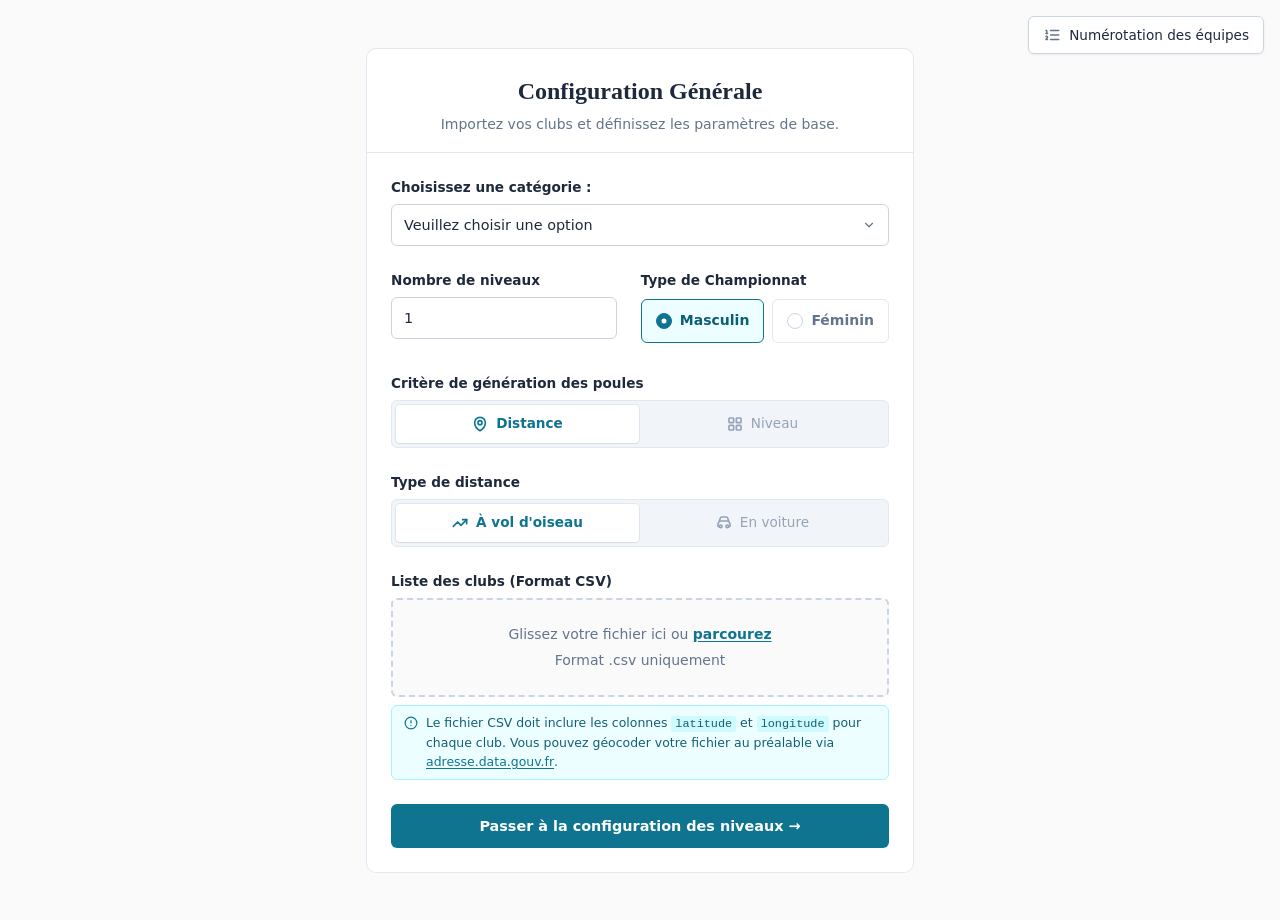
<file: poule.html>
<!doctype html>
<html lang="fr">
  <head>
    <meta charset="UTF-8" />
    <meta name="viewport" content="width=device-width, initial-scale=1.0" />
    <title>Configuration du Championnat</title>
    <link rel="stylesheet" href="style.css" />
  </head>

  <body>
    <div class="toast-container" id="toast-container"></div>
    <!-- Modale erreur -->
    <div class="modal-overlay" id="modal-erreur" style="display: none">
      <div class="modal">
        <div class="modal-icon modal-icon--error">
          <svg
            width="28"
            height="28"
            viewBox="0 0 24 24"
            fill="none"
            stroke="currentColor"
            stroke-width="2"
            stroke-linecap="round"
            stroke-linejoin="round"
          >
            <circle cx="12" cy="12" r="10" />
            <line x1="12" y1="8" x2="12" y2="12" />
            <line x1="12" y1="16" x2="12.01" y2="16" />
          </svg>
        </div>
        <h3 class="modal-title" id="modal-erreur-titre">Erreur</h3>
        <p class="modal-message" id="modal-erreur-message"></p>
        <div class="modal-actions">
          <button
            class="modal-btn modal-btn--confirm-error"
            id="modal-erreur-btn"
          >
            J'ai compris
          </button>
        </div>
      </div>
    </div>

    <!-- ── Bouton flottant : numérotation des équipes ── -->
    <button type="button" class="btn-floating" id="btn-numerotation">
      <svg
        width="18"
        height="18"
        viewBox="0 0 24 24"
        fill="none"
        stroke="currentColor"
        stroke-width="2"
        stroke-linecap="round"
        stroke-linejoin="round"
      >
        <line x1="10" y1="6" x2="21" y2="6" />
        <line x1="10" y1="12" x2="21" y2="12" />
        <line x1="10" y1="18" x2="21" y2="18" />
        <path d="M4 6h1v4" />
        <path d="M4 10h2" />
        <path d="M6 18H4c0-1 2-2 2-3s-1-1.5-2-1" />
      </svg>
      <span>Numérotation des équipes</span>
    </button>

    <div class="container">
      <div class="card">
        <header class="card-header">
          <h1>Configuration Générale</h1>
          <p>Importez vos clubs et définissez les paramètres de base.</p>
        </header>

        <form id="form-config">
          <div class="form-group">
            <label for="cat-select">Choisissez une catégorie&nbsp;:</label>
            <select name="category" id="cat-select">
              <option value="">Veuillez choisir une option</option>
              <option value="senior">Seniors</option>
              <option value="U21">U21</option>
              <option value="U18">U18</option>
              <option value="U15">U15</option>
              <option value="U13">U13</option>
              <option value="U11">U11</option>
              <option value="U9">U9</option>
            </select>
          </div>

          <div class="form-row">
            <div class="form-group">
              <label for="nb_niveaux">Nombre de niveaux</label>
              <input
                type="number"
                id="nb_niveaux"
                name="nb_niveaux"
                min="1"
                max="5"
                value="1"
                required
              />
            </div>

            <div class="form-group">
              <label>Type de Championnat</label>
              <div class="radio-group">
                <label class="radio-label">
                  <input type="radio" name="genre" value="masculin" checked />
                  <span>Masculin</span>
                </label>
                <label class="radio-label">
                  <input type="radio" name="genre" value="feminin" />
                  <span>Féminin</span>
                </label>
              </div>
            </div>
          </div>

          <div class="form-group">
            <label>Critère de génération des poules</label>
            <div class="toggle-container">
              <input
                type="radio"
                name="generation-choice"
                id="gen-distance"
                class="toggle-input"
                required
                checked
              />
              <label for="gen-distance" class="toggle-label">
                <svg
                  width="16"
                  height="16"
                  viewBox="0 0 24 24"
                  fill="none"
                  stroke="currentColor"
                  stroke-width="2.5"
                  stroke-linecap="round"
                  stroke-linejoin="round"
                >
                  <path
                    d="M12 22s-8-4.5-8-11.8A8 8 0 0 1 12 2a8 8 0 0 1 8 8.2c0 7.3-8 11.8-8 11.8z"
                  />
                  <circle cx="12" cy="10" r="3" />
                </svg>
                Distance
              </label>
              <input
                type="radio"
                name="generation-choice"
                id="gen-level"
                class="toggle-input"
              />
              <label for="gen-level" class="toggle-label">
                <svg
                  width="16"
                  height="16"
                  viewBox="0 0 24 24"
                  fill="none"
                  stroke="currentColor"
                  stroke-width="2.5"
                  stroke-linecap="round"
                  stroke-linejoin="round"
                >
                  <rect x="3" y="3" width="7" height="7" rx="1" />
                  <rect x="14" y="3" width="7" height="7" rx="1" />
                  <rect x="14" y="14" width="7" height="7" rx="1" />
                  <rect x="3" y="14" width="7" height="7" rx="1" />
                </svg>
                Niveau
              </label>
            </div>
          </div>

          <!-- Type de distance -->
          <div class="form-group" id="distance-type-group">
            <label>Type de distance</label>
            <div class="toggle-container">
              <input
                type="radio"
                name="distance-type"
                id="dist-vol-oiseau"
                class="toggle-input"
                value="vol_oiseau"
                checked
              />
              <label for="dist-vol-oiseau" class="toggle-label">
                <svg
                  width="16"
                  height="16"
                  viewBox="0 0 24 24"
                  fill="none"
                  stroke="currentColor"
                  stroke-width="2.5"
                  stroke-linecap="round"
                  stroke-linejoin="round"
                >
                  <path d="M16 7h6v6" />
                  <path d="M22 7 13.5 15.5 8.5 10.5 2 17" />
                </svg>
                À vol d'oiseau
              </label>
              <input
                type="radio"
                name="distance-type"
                id="dist-voiture"
                class="toggle-input"
                value="voiture"
              />
              <label for="dist-voiture" class="toggle-label">
                <svg
                  width="16"
                  height="16"
                  viewBox="0 0 24 24"
                  fill="none"
                  stroke="currentColor"
                  stroke-width="2.5"
                  stroke-linecap="round"
                  stroke-linejoin="round"
                >
                  <path
                    d="M19 17h2v-3.34a4 4 0 0 0-1.17-2.83l-1.24-1.24A2 2 0 0 0 17.17 9H6.83a2 2 0 0 0-1.42.59L4.17 10.83A4 4 0 0 0 3 13.66V17h2"
                  />
                  <circle cx="7" cy="17" r="2" />
                  <circle cx="17" cy="17" r="2" />
                  <path
                    d="M5 9l1.5-4.5A2 2 0 0 1 8.4 3h7.2a2 2 0 0 1 1.9 1.5L19 9"
                  />
                </svg>
                En voiture
              </label>
            </div>

            <div
              class="file-notice file-notice-warning"
              id="warning-voiture"
              style="display: none"
            >
              <svg
                width="14"
                height="14"
                viewBox="0 0 24 24"
                fill="none"
                stroke="currentColor"
                stroke-width="2"
                stroke-linecap="round"
                stroke-linejoin="round"
              >
                <path
                  d="M10.29 3.86 1.82 18a2 2 0 0 0 1.71 3h16.94a2 2 0 0 0 1.71-3L13.71 3.86a2 2 0 0 0-3.42 0z"
                />
                <line x1="12" y1="9" x2="12" y2="13" />
                <line x1="12" y1="17" x2="12.01" y2="17" />
              </svg>
              <span>
                <strong>Calcul long :</strong> les distances routières sont
                obtenues via l'API IGN avec une limite de 5 requêtes/seconde.
                Comptez environ
                <strong>30 secondes par tranche de 10 clubs</strong>
                dans un même niveau. Le calcul est effectué au moment de la
                génération des poules de chaque niveau.
              </span>
            </div>
          </div>

          <div class="form-group">
            <label>Liste des clubs (Format CSV)</label>
            <div class="drop-zone" id="drop-zone">
              <input
                type="file"
                id="file_csv"
                name="file_csv"
                accept=".csv"
                class="file-input"
              />
              <div class="drop-zone-content">
                <p id="file-label">
                  Glissez votre fichier ici ou <strong>parcourez</strong>
                </p>
                <p id="file-limit" class="file-limit">Format .csv uniquement</p>
              </div>
            </div>

            <div class="file-notice">
              <svg
                width="14"
                height="14"
                viewBox="0 0 24 24"
                fill="none"
                stroke="currentColor"
                stroke-width="2"
                stroke-linecap="round"
                stroke-linejoin="round"
              >
                <circle cx="12" cy="12" r="10" />
                <line x1="12" y1="8" x2="12" y2="12" />
                <line x1="12" y1="16" x2="12.01" y2="16" />
              </svg>
              <span>
                Le fichier CSV doit inclure les colonnes
                <code>latitude</code> et <code>longitude</code> pour chaque
                club. Vous pouvez géocoder votre fichier au préalable via
                <a
                  href="https://adresse.data.gouv.fr/csv"
                  target="_blank"
                  rel="noopener"
                  >adresse.data.gouv.fr</a
                >.
              </span>
            </div>
          </div>

          <div
            id="loader"
            style="
              display: none;
              flex-direction: column;
              align-items: center;
              justify-content: center;
              gap: 20px;
              padding: 3rem;
            "
          >
            <div class="spinner"></div>
            <p class="loader-label">
              Récupération des coordonnées des clubs<span class="dots"
                ><span>.</span><span>.</span><span>.</span></span
              >
            </p>
          </div>

          <button type="submit" class="btn-primary">
            Passer à la configuration des niveaux →
          </button>
        </form>
      </div>
    </div>

    <!-- ── Modale de confirmation numérotation ── -->
    <div class="modal-overlay" id="modal-numerotation" style="display: none">
      <div class="modal">
        <div class="modal-icon modal-icon--info">
          <svg
            width="28"
            height="28"
            viewBox="0 0 24 24"
            fill="none"
            stroke="currentColor"
            stroke-width="2"
            stroke-linecap="round"
            stroke-linejoin="round"
          >
            <circle cx="12" cy="12" r="10" />
            <line x1="12" y1="16" x2="12" y2="12" />
            <line x1="12" y1="8" x2="12.01" y2="8" />
          </svg>
        </div>
        <h3 class="modal-title">Numérotation des équipes</h3>
        <p class="modal-message">
          Vous allez accéder à la page de configuration de la numérotation des
          équipes.<br />
          Les paramètres saisis sur cette page
          <strong>ne seront pas conservés</strong>.<br />
          Voulez-vous continuer&nbsp;?
        </p>
        <div class="modal-actions">
          <button class="modal-btn modal-btn--cancel" id="modal-num-annuler">
            Annuler
          </button>
          <button class="modal-btn modal-btn--confirm" id="modal-num-confirmer">
            Oui, continuer
          </button>
        </div>
      </div>
    </div>

    <script type="module" src="config.js"></script>

    <script>
      // Warning voiture
      (function () {
        const warningVoiture = document.getElementById("warning-voiture");
        const radioVoiture = document.getElementById("dist-voiture");
        const radioVolOiseau = document.getElementById("dist-vol-oiseau");

        function majWarningVoiture() {
          warningVoiture.style.display = radioVoiture.checked ? "flex" : "none";
        }

        radioVoiture.addEventListener("change", majWarningVoiture);
        radioVolOiseau.addEventListener("change", majWarningVoiture);
        majWarningVoiture();
      })();

      // Modale numérotation
      (function () {
        const modal = document.getElementById("modal-numerotation");
        const btnOuvrir = document.getElementById("btn-numerotation");
        const btnAnnuler = document.getElementById("modal-num-annuler");
        const btnConfirmer = document.getElementById("modal-num-confirmer");

        btnOuvrir.addEventListener("click", () => {
          modal.style.display = "flex";
        });
        btnAnnuler.addEventListener("click", () => {
          modal.style.display = "none";
        });
        btnConfirmer.addEventListener("click", () => {
          window.location.href = "numerotation.html";
        });
        modal.addEventListener("click", (e) => {
          if (e.target === modal) modal.style.display = "none";
        });
        // Touche Échap pour fermer
        document.addEventListener("keydown", (e) => {
          if (e.key === "Escape" && modal.style.display === "flex") {
            modal.style.display = "none";
          }
        });
      })();
    </script>
  </body>
</html>
</file>
<file: style.css>
/* ============================================
   THEME TOKENS
   ============================================ */
:root {
  --clr-primary:    #0e7490;
  --clr-primary-h:  #0c5e75;
  --clr-primary-bg: #ecfeff;
  --clr-primary-50: #ecfeff;
  --clr-primary-200:#a5f3fc;
  --clr-primary-300:#67e8f9;
  --clr-primary-400:#22d3ee;
  --clr-primary-500:#06b6d4;
  --clr-primary-600:#0891b2;
  --clr-primary-700:#0e7490;

  --clr-text:       #1e293b;
  --clr-text-soft:  #64748b;
  --clr-text-mute:  #94a3b8;

  --clr-bg:         #fafafa;
  --clr-surface:    #ffffff;
  --clr-border:     #e2e8f0;
  --clr-border-h:   #cbd5e1;

  --clr-surface-0:   #ffffff;
  --clr-surface-50:  #f8fafc;
  --clr-surface-100: #f1f5f9;
  --clr-surface-200: #e2e8f0;
  --clr-surface-300: #cbd5e1;
  --clr-surface-400: #94a3b8;
  --clr-surface-500: #64748b;
  --clr-surface-600: #475569;
  --clr-surface-800: #1e293b;
  --clr-surface-900: #0f172a;

  --ff-display: Georgia, 'Times New Roman', serif;
  --ff-body:    -apple-system, BlinkMacSystemFont, 'Segoe UI', system-ui, sans-serif;

  --space-xs: 4px;
  --space-sm: 8px;
  --space-md: 16px;
  --space-lg: 24px;
  --space-xl: 32px;
  --space-2xl: 48px;

  --radius:    6px;
  --radius-sm: 4px;
  --radius-md: 8px;
  --radius-lg: 10px;
  --radius-xl: 12px;

  --ease-out: cubic-bezier(0.22, 1, 0.36, 1);
  --dur: 0.15s;
}

/* ============================================
   RESET & BASE
   ============================================ */
*, *::before, *::after {
  box-sizing: border-box;
  margin: 0;
  padding: 0;
}

body {
  font-family: var(--ff-body);
  color: var(--clr-text);
  background: var(--clr-bg);
  min-height: 100vh;
  display: flex;
  justify-content: center;
  align-items: flex-start;
  padding: var(--space-xl) 0;
  line-height: 1.55;
  -webkit-font-smoothing: antialiased;
}

/* ============================================
   LAYOUT
   ============================================ */
.container {
  width: 100%;
  max-width: 580px;
  padding: var(--space-md);
}

/* ============================================
   CARD
   ============================================ */
.card {
  background: var(--clr-surface);
  border: 1px solid var(--clr-border);
  border-radius: var(--radius-lg);
}

.card-header {
  padding: var(--space-lg) var(--space-lg) var(--space-md);
  border-bottom: 1px solid var(--clr-border);
}

.card-header h1 {
  font-family: var(--ff-display);
  font-size: 1.5rem;
  font-weight: 700;
  color: var(--clr-text);
  margin: 0;
  text-align: center;
}

.card-header p {
  color: var(--clr-text-soft);
  font-size: 0.875rem;
  margin-top: 4px;
  text-align: center;
}

/* ============================================
   FORM
   ============================================ */
#form-config {
  padding: var(--space-lg);
}

.form-group {
  margin-bottom: var(--space-lg);
}

.form-row {
  display: grid;
  grid-template-columns: 1fr 1fr;
  gap: var(--space-lg);
}

label {
  display: block;
  font-size: 0.85rem;
  font-weight: 600;
  color: var(--clr-text);
  margin-bottom: 6px;
}

/* ============================================
   INPUTS & SELECT
   Bordure visible au repos, focus avec ring
   ============================================ */
input[type="text"],
input[type="number"],
select {
  width: 100%;
  height: 42px;
  padding: 0 12px;
  font-family: inherit;
  font-size: 0.9rem;
  color: var(--clr-text);
  background: var(--clr-surface);
  border: 1px solid var(--clr-border-h);
  border-radius: var(--radius);
  transition: border-color var(--dur), box-shadow var(--dur);
}

input:hover, select:hover {
  border-color: var(--clr-text-mute);
}

input:focus, select:focus {
  outline: none;
  border-color: var(--clr-primary);
  box-shadow: 0 0 0 3px rgba(14, 116, 144, 0.12);
}

select {
  appearance: none;
  -webkit-appearance: none;
  -moz-appearance: none;
  padding-right: 36px;
  cursor: pointer;
  background-image: url("data:image/svg+xml,%3Csvg xmlns='http://www.w3.org/2000/svg' width='14' height='14' fill='none' viewBox='0 0 24 24' stroke='%2364748b' stroke-width='2' stroke-linecap='round' stroke-linejoin='round'%3E%3Cpath d='m6 9 6 6 6-6'/%3E%3C/svg%3E");
  background-repeat: no-repeat;
  background-position: right 12px center;
}

input[type="number"] {
  -moz-appearance: textfield;
}

/* ============================================
   RADIOS PILL (Masculin / Féminin, etc.)
   Sélection nettement visible
   ============================================ */
.radio-group {
  display: flex;
  gap: var(--space-sm);
  padding-top: 2px;
}

.radio-label {
  display: flex;
  align-items: center;
  justify-content: center;
  gap: 8px;
  cursor: pointer;
  padding: 10px 14px;
  background: var(--clr-surface);
  border: 1px solid var(--clr-border);
  border-radius: var(--radius);
  font-size: 0.875rem;
  color: var(--clr-text-soft);
  flex: 1;
  transition: border-color var(--dur), background var(--dur), color var(--dur);
}

.radio-label:hover {
  border-color: var(--clr-border-h);
  background: var(--clr-bg);
  color: var(--clr-text);
}

.radio-label:has(input:checked) {
  border-color: var(--clr-primary);
  background: var(--clr-primary-bg);
  color: var(--clr-primary-h);
  font-weight: 600;
}

.radio-label input[type="radio"] {
  -webkit-appearance: none;
  appearance: none;
  width: 16px;
  height: 16px;
  border: 1.5px solid var(--clr-border-h);
  border-radius: 50%;
  position: relative;
  cursor: pointer;
  flex-shrink: 0;
  transition: border-color var(--dur), background var(--dur);
}

.radio-label input[type="radio"]:checked {
  border-color: var(--clr-primary);
  background: var(--clr-primary);
}

.radio-label input[type="radio"]:checked::after {
  content: '';
  position: absolute;
  top: 50%; left: 50%;
  width: 5px; height: 5px;
  background: #fff;
  border-radius: 50%;
  transform: translate(-50%, -50%);
}

/* ============================================
   TOGGLE (Distance / Niveau, vol oiseau / voiture)
   Contraste actif / inactif marqué
   ============================================ */
.toggle-container {
  display: flex;
  background: #f1f5f9;
  padding: 4px;
  border: 1px solid var(--clr-border);
  border-radius: var(--radius);
  margin-top: 6px;
  gap: 2px;
}

.toggle-input {
  position: absolute;
  opacity: 0;
  width: 0;
  height: 0;
}

.toggle-label {
  flex: 1;
  height: 38px;
  display: flex;
  align-items: center;
  justify-content: center;
  gap: 8px;
  font-family: var(--ff-body);
  font-size: 0.85rem;
  font-weight: 500;
  color: var(--clr-text-mute);
  border-radius: 4px;
  cursor: pointer;
  user-select: none;
  transition: color var(--dur), background var(--dur);
  margin-bottom: 0;
}

.toggle-label:hover {
  color: var(--clr-text);
  background: rgba(255, 255, 255, 0.6);
}

.toggle-input:checked + .toggle-label {
  background: var(--clr-surface);
  color: var(--clr-primary);
  font-weight: 600;
  box-shadow:
    0 1px 2px rgba(0, 0, 0, 0.06),
    0 0 0 1px var(--clr-border);
}

.toggle-input:focus-visible + .toggle-label {
  outline: 2px solid var(--clr-primary);
  outline-offset: 2px;
}

/* ============================================
   DROP ZONE
   Pointillé épaissi, hover marqué
   ============================================ */
.drop-zone {
  position: relative;
  border: 2px dashed var(--clr-border-h);
  border-radius: var(--radius);
  padding: var(--space-lg);
  text-align: center;
  background: var(--clr-bg);
  cursor: pointer;
  transition: border-color var(--dur), background var(--dur);
}

.drop-zone:hover,
.drop-zone.dragover {
  border-color: var(--clr-primary);
  background: var(--clr-primary-bg);
}

.file-input {
  position: absolute;
  inset: 0;
  width: 100%;
  height: 100%;
  opacity: 0;
  cursor: pointer;
}

.drop-zone-content {
  pointer-events: none;
}

.drop-zone p {
  font-size: 0.875rem;
  color: var(--clr-text-soft);
}

.drop-zone p strong {
  color: var(--clr-primary);
  font-weight: 600;
  text-decoration: underline;
  text-underline-offset: 2px;
}

.file-limit {
  font-size: 0.78rem;
  color: var(--clr-text-mute);
  margin-top: 4px;
}

/* ============================================
   BOUTON PRIMAIRE
   ============================================ */
.btn-primary {
  width: 100%;
  height: 44px;
  display: flex;
  align-items: center;
  justify-content: center;
  gap: 8px;
  background: var(--clr-primary);
  color: #fff;
  font-family: inherit;
  font-size: 0.9rem;
  font-weight: 600;
  border: none;
  border-radius: var(--radius);
  cursor: pointer;
  transition: background var(--dur);
}

.btn-primary:hover {
  background: var(--clr-primary-h);
}

/* ============================================
   FILE NOTICE
   ============================================ */
.file-notice {
  display: flex;
  align-items: flex-start;
  gap: 8px;
  margin-top: 8px;
  padding: 8px 12px;
  background: var(--clr-primary-bg);
  border: 1px solid var(--clr-primary-200);
  border-radius: var(--radius);
  font-size: 0.78rem;
  color: #155e75;
  line-height: 1.5;
}

.file-notice svg {
  flex-shrink: 0;
  margin-top: 2px;
  color: var(--clr-primary);
}

.file-notice code {
  font-family: ui-monospace, 'SF Mono', Menlo, monospace;
  background: #cffafe;
  padding: 1px 4px;
  border-radius: 3px;
  font-size: 0.74rem;
}

.file-notice a {
  color: var(--clr-primary);
  font-weight: 500;
  text-decoration: underline;
  text-underline-offset: 2px;
}

.file-notice a:hover {
  color: var(--clr-primary-h);
}

.file-notice-warning {
  background: #fef3c7;
  border-color: #fde68a;
  color: #78350f;
}

.file-notice-warning svg {
  color: #b45309;
}

.file-notice-warning strong {
  color: #7c2d12;
}

/* ============================================
   LOADER
   ============================================ */
.spinner {
  width: 36px;
  height: 36px;
  border: 2.5px solid #e5e5e5;
  border-top-color: var(--clr-primary);
  border-radius: 50%;
  animation: spin 0.75s linear infinite;
}

@keyframes spin {
  to { transform: rotate(360deg); }
}

.loader-label {
  font-size: 0.875rem;
  color: var(--clr-text-soft);
}

.dots span {
  animation: blink 1.2s infinite;
  opacity: 0;
}

.dots span:nth-child(2) { animation-delay: 0.2s; }
.dots span:nth-child(3) { animation-delay: 0.4s; }

@keyframes blink {
  0%, 80%, 100% { opacity: 0; }
  40%           { opacity: 1; }
}

/* ============================================
   BOUTON FLOTTANT (numérotation)
   ============================================ */
.btn-floating {
  position: fixed;
  top: 16px;
  right: 16px;
  display: inline-flex;
  align-items: center;
  gap: 8px;
  padding: 9px 14px;
  background: var(--clr-surface);
  color: var(--clr-text);
  border: 1px solid var(--clr-border-h);
  border-radius: var(--radius);
  font-size: 0.85rem;
  font-weight: 500;
  cursor: pointer;
  box-shadow: 0 1px 3px rgba(0, 0, 0, 0.06);
  transition: border-color var(--dur), background var(--dur), color var(--dur);
  z-index: 100;
  font-family: inherit;
}

.btn-floating:hover {
  border-color: var(--clr-primary);
  background: var(--clr-primary-bg);
  color: var(--clr-primary-h);
}

.btn-floating svg {
  color: var(--clr-text-soft);
  transition: color var(--dur);
}

.btn-floating:hover svg {
  color: var(--clr-primary);
}

@media (max-width: 600px) {
  .btn-floating span {
    display: none;
  }
  .btn-floating {
    padding: 9px;
    border-radius: 50%;
  }
}

/* ============================================
   MODALES
   ============================================ */
.modal-overlay {
  position: fixed;
  inset: 0;
  background: rgba(15, 23, 42, 0.5);
  z-index: 1000;
  display: none;
  align-items: center;
  justify-content: center;
  padding: 16px;
}

.modal {
  background: var(--clr-surface);
  border: 1px solid var(--clr-border);
  border-radius: var(--radius-lg);
  padding: 24px;
  width: min(420px, 100%);
  align-items: center;
  text-align: center;
}

.modal-icon {
margin-left: auto;
  margin-right: auto;
  width: 40px;
  height: 40px;
  border-radius: 50%;
  display: flex;
  align-items: center;
  justify-content: center;
  margin-bottom: 12px;
  background: var(--clr-primary-bg);
  color: var(--clr-primary);
}

.modal-icon--info  { background: var(--clr-primary-bg); color: var(--clr-primary); }
.modal-icon--warn  { background: #fef3c7;               color: #b45309; }
.modal-icon--error { background: #fee2e2;               color: #dc2626; }

.modal-title {
  font-size: 1rem;
  font-weight: 600;
  color: var(--clr-text);
  margin: 0 0 6px;
}

.modal-message {
  font-size: 0.875rem;
  color: var(--clr-text-soft);
  line-height: 1.5;
  margin: 0 0 20px;
}

.modal-actions {
  display: flex;
  gap: 8px;
  justify-content: flex-end;
}

.modal-btn {
  padding: 8px 16px;
  border-radius: var(--radius);
  font-size: 0.85rem;
  font-weight: 500;
  cursor: pointer;
  border: 1px solid transparent;
  font-family: inherit;
  transition: background var(--dur), border-color var(--dur);
}

.modal-btn--cancel {
  background: transparent;
  color: var(--clr-text-soft);
  border-color: var(--clr-border);
}

.modal-btn--cancel:hover {
  background: var(--clr-bg);
  border-color: var(--clr-border-h);
}

.modal-btn--confirm {
  background: var(--clr-primary);
  color: #fff;
}

.modal-btn--confirm:hover {
  background: var(--clr-primary-h);
}

.modal-btn--confirm-error {
  background: #dc2626;
  color: #fff;
}

.modal-btn--confirm-error:hover {
  background: #b91c1c;
}

/* ── Modale ── */
.modal-overlay {
    position: fixed; inset: 0; z-index: 9998;
    background: rgba(15,29,20,.45);
    backdrop-filter: blur(3px);
    display: flex; align-items: center; justify-content: center;
    animation: fadeIn .2s ease forwards;
}
.modal {
    background: var(--clr-surface-0);
    border-radius: var(--radius-lg);
    box-shadow: 0 8px 40px rgba(15,29,20,.18);
    padding: var(--space-xl);
    max-width: 420px; width: 90%;
    display: flex; flex-direction: column; align-items: center; gap: var(--space-md);
    animation: slideUp .25s ease forwards;
    align-items: center;
}
.modal-icon {
    width: 56px; height: 56px; border-radius: 50%;
    display: flex; align-items: center; justify-content: center;
}
.modal-icon--error { background: #fef2f2; color: #dc2626; border: 2px solid #fecaca; }
.modal-title { font-family: var(--ff-display); font-size: 1.1rem; font-weight: 700; color: var(--clr-surface-900); text-align: center; }
.modal-message { font-size: .875rem; color: var(--clr-surface-500); text-align: center; line-height: 1.6; }
.modal-actions { display: flex; gap: var(--space-sm); width: 100%; margin-top: var(--space-sm); }
.modal-btn { flex: 1; height: 44px; border-radius: var(--radius-md); font-family: var(--ff-body); font-size: .875rem; font-weight: 600; cursor: pointer; border: none; }
.modal-btn--confirm-error { background: linear-gradient(135deg, #dc2626, #ef4444); color: #fff; }


/* ============================================
   TOAST
   ============================================ */
.toast-container {
  position: fixed;
  top: var(--space-lg);
  right: var(--space-lg);
  z-index: 9999;
  display: flex;
  flex-direction: column;
  gap: var(--space-sm);
  pointer-events: none;
}

.toast {
  pointer-events: auto;
  display: flex;
  align-items: center;
  gap: var(--space-md);
  padding: 10px 14px;
  border-radius: var(--radius);
  font-size: 0.85rem;
  font-weight: 500;
  border: 1px solid var(--clr-border);
  background: var(--clr-surface);
  box-shadow: 0 2px 8px rgba(0, 0, 0, 0.08);
  animation: toastIn 0.3s var(--ease-out) forwards;
  max-width: 360px;
}

.toast svg {
  flex-shrink: 0;
}

.toast--success { background: #f0fdf4; color: #15803d; border-color: #a6f4c5; }
.toast--error   { background: #fef2f2; color: #b91c1c; border-color: #fecaca; }
.toast--warn    { background: #fffbeb; color: #b45309; border-color: #fde68a; }
.toast--info    { background: var(--clr-primary-bg); color: var(--clr-primary-h); border-color: var(--clr-primary-200); }

.toast.leaving { animation: toastOut 0.25s var(--ease-out) forwards; }

.toast-close {
  margin-left: auto;
  flex-shrink: 0;
  background: none;
  border: none;
  cursor: pointer;
  padding: 2px;
  border-radius: 4px;
  color: inherit;
  opacity: 0.55;
  transition: opacity var(--dur), background var(--dur);
  display: flex;
  align-items: center;
  justify-content: center;
}

.toast-close:hover {
  opacity: 1;
  background: rgba(0, 0, 0, 0.06);
}

@keyframes toastIn  { from { opacity: 0; transform: translateX(20px); } to { opacity: 1; transform: translateX(0); } }
@keyframes toastOut { to   { opacity: 0; transform: translateX(20px); } }

/* ============================================
   POOL CARDS & EDITION (page niveau)
   ============================================ */
.pool-card {
  cursor: pointer;
}

.pool-card--active {
  border-color: var(--clr-primary);
  box-shadow: 0 0 0 2px rgba(14, 116, 144, 0.15);
}

.pool-card--active .pool-card-head {
  background: var(--clr-primary-bg);
}

.pool-team-row.clickable {
  cursor: crosshair;
}

.pool-team-row.clickable:hover {
  background: #eaf3de;
}

.pool-team-row.selected {
  background: #c0dd97;
  outline: 1.5px solid #3b6d11;
  outline-offset: -1.5px;
}

.edit-overlay {
  margin-top: 9px;
  position: absolute;
  inset: -8px;
  border-radius: var(--radius-lg);
  border: 2px dashed #97c459;
  background: rgba(99, 153, 34, 0.03);
  pointer-events: none;
  opacity: 0;
  transition: opacity var(--dur);
}

.edit-overlay.visible { opacity: 1; }

.badge-edit {
  font-size: 11px;
  font-weight: 500;
  background: #eaf3de;
  color: #3b6d11;
  border: 1px solid #97c459;
  border-radius: 4px;
  padding: 3px 8px;
  opacity: 0;
  transition: opacity var(--dur);
  pointer-events: none;
}

.badge-edit.visible { opacity: 1; }

.edit-hint {
  font-size: 12px;
  color: var(--clr-text-mute);
  min-height: 18px;
  padding-left: 4px;
}

#btn-switch.active {
  border: 1px solid #3b6d11;
  background: #eaf3de;
  color: #3b6d11;
}

/* ============================================
   RESPONSIVE
   ============================================ */
@media (max-width: 900px) {
  .dashboard {
    grid-template-columns: 1fr;
  }
  .sidebar { position: static; }
  .ts-label { display: none; }
}

@media (max-width: 540px) {
  .container { padding: var(--space-md); }
  .card-header { padding: var(--space-md) var(--space-md) var(--space-sm); }
  .card-header h1 { font-size: 1.25rem; }
  #form-config { padding: var(--space-md); }
  .form-row { grid-template-columns: 1fr; gap: var(--space-md); }

  .dashboard { padding: var(--space-sm); gap: var(--space-sm); }
  #map { height: 280px; }
  .pools-grid { grid-template-columns: 1fr; padding: var(--space-sm); }
  .topbar-brand { display: none; }

  .toast-container {
    top: auto;
    bottom: var(--space-md);
    left: var(--space-sm);
    right: var(--space-sm);
  }
  .toast { max-width: 100%; }
}

@media (prefers-reduced-motion: reduce) {
  *, *::before, *::after {
    animation-duration: 0.01ms !important;
    transition-duration: 0.01ms !important;
  }
}
</file>
